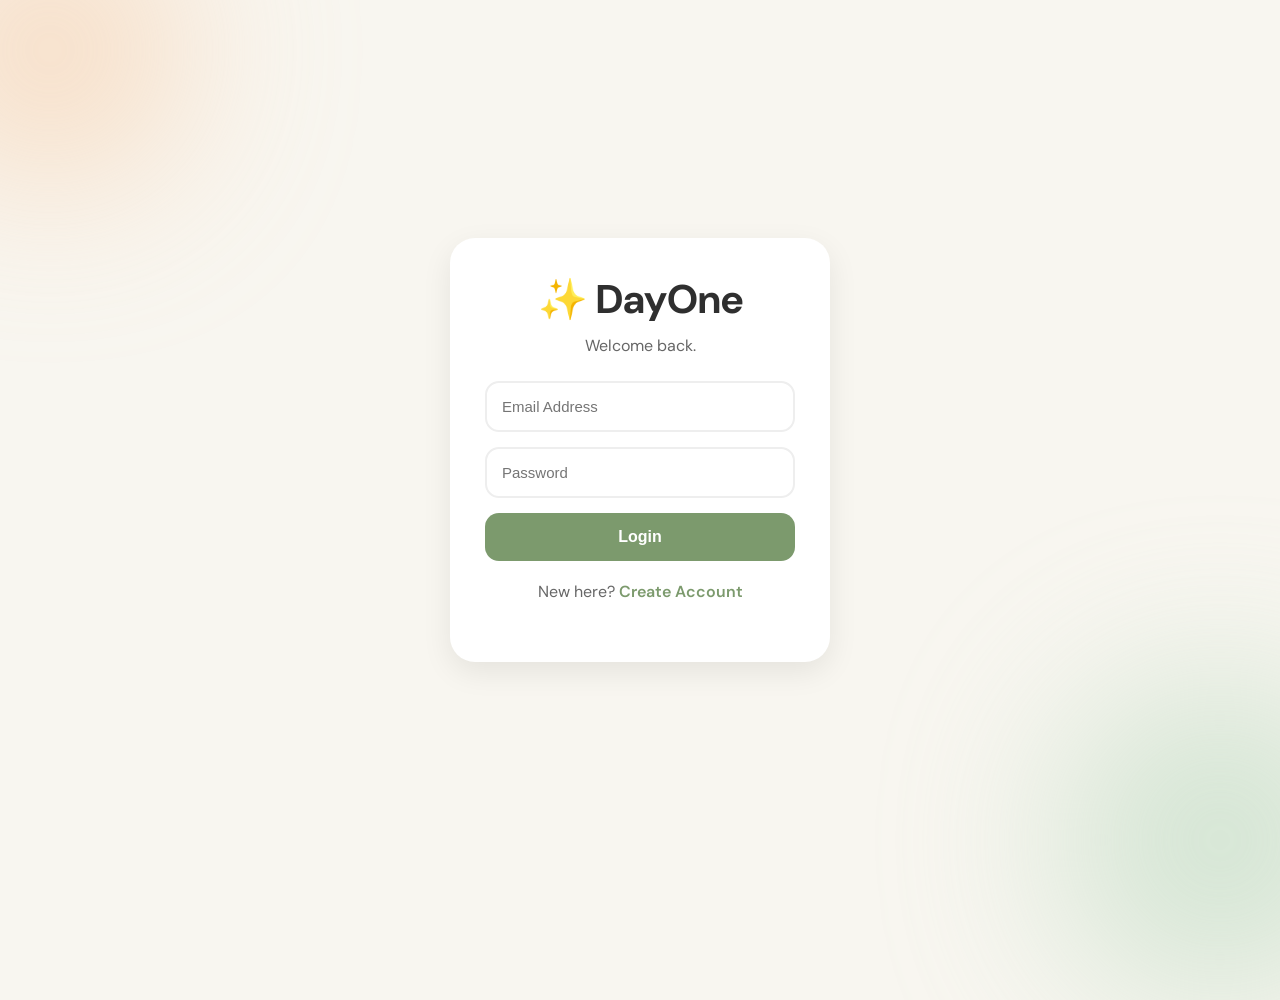
<file: index.html>
<!DOCTYPE html>
<html lang="en">
<head>
<meta charset="UTF-8">
<meta name="viewport" content="width=device-width, initial-scale=1.0">

<title>DayOne | Login</title>

<link rel="stylesheet" href="style.css">

<link href="https://fonts.googleapis.com/css2?family=DM+Sans:wght@400;500;700&display=swap" rel="stylesheet">
</head>

<body>

<div class="blob blob1"></div>
<div class="blob blob2"></div>

<div class="container">

<div class="card">

<h1>✨ DayOne</h1>

<p>Welcome back.</p>

<form id="loginForm">

<input
type="email"
id="loginEmail"
placeholder="Email Address"
>

<input
type="password"
id="loginPassword"
placeholder="Password"
>

<button type="submit">
Login
</button>

</form>

<p class="switch">

New here?

<a href="signup.html">
Create Account
</a>

</p>

</div>

</div>

<script src="script.js"></script>

</body>
</html>
</file>
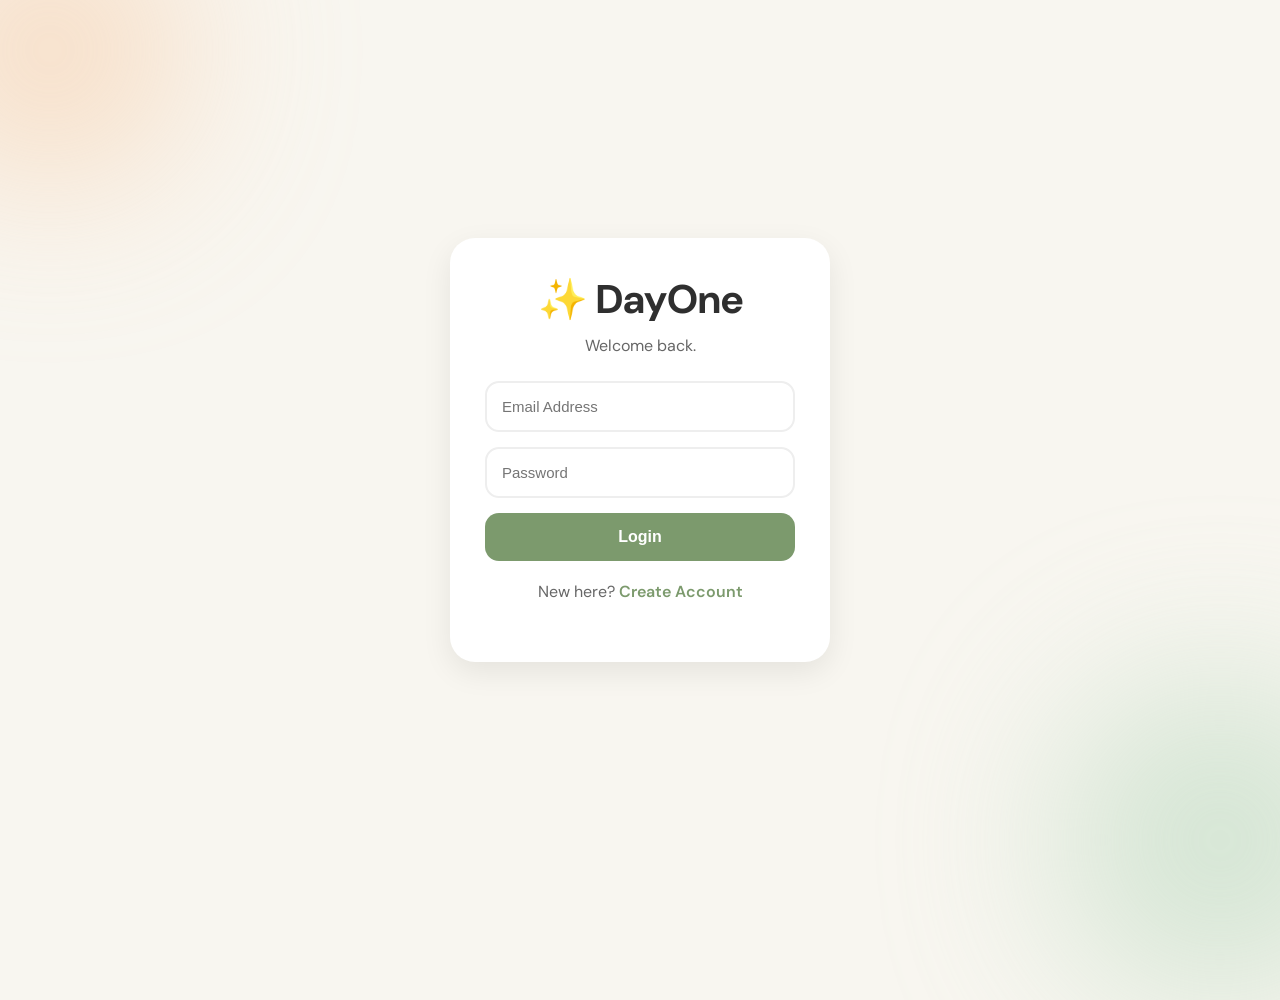
<file: login.html>
<!DOCTYPE html>
<html lang="en">
<head>
<meta charset="UTF-8">
<meta name="viewport" content="width=device-width, initial-scale=1.0">

<title>DayOne | Login</title>

<link rel="stylesheet" href="style.css">

<link href="https://fonts.googleapis.com/css2?family=DM+Sans:wght@400;500;700&display=swap" rel="stylesheet">
</head>

<body>

<div class="blob blob1"></div>
<div class="blob blob2"></div>

<div class="container">

<div class="card">

<h1>✨ DayOne</h1>

<p>Welcome back.</p>

<form id="loginForm">

<input
type="email"
id="loginEmail"
placeholder="Email Address"
>

<input
type="password"
id="loginPassword"
placeholder="Password"
>

<button type="submit">
Login
</button>

</form>

<p class="switch">

New here?

<a href="signup.html">
Create Account
</a>

</p>

</div>

</div>

<script src="script.js"></script>

</body>
</html>
</file>
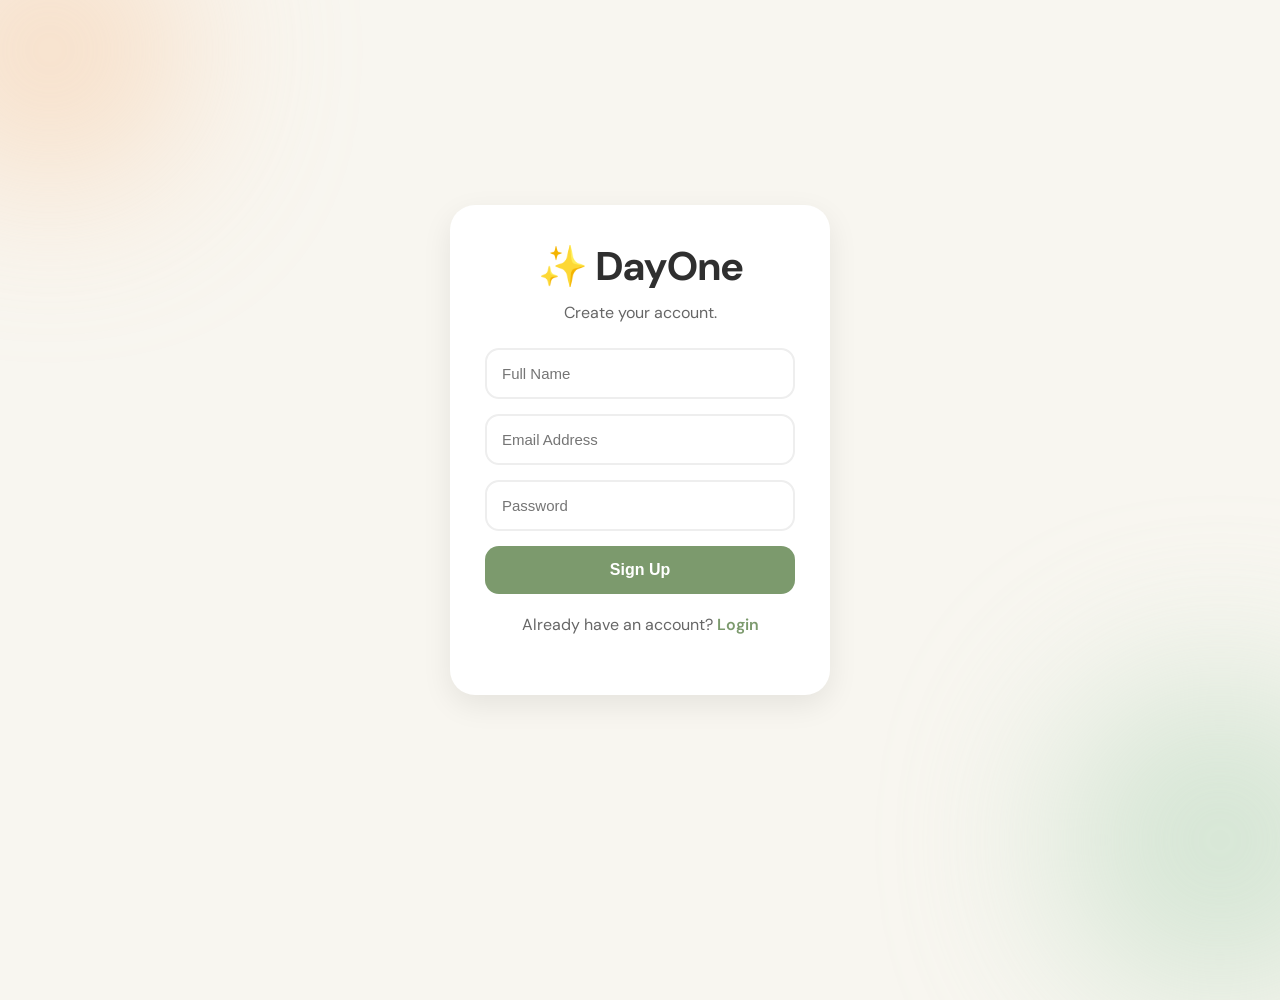
<file: signup.html>
<!DOCTYPE html>
<html lang="en">
<head>
<meta charset="UTF-8">
<meta name="viewport" content="width=device-width, initial-scale=1.0">

<title>DayOne | Sign Up</title>

<link rel="stylesheet" href="style.css">

<link href="https://fonts.googleapis.com/css2?family=DM+Sans:wght@400;500;700&display=swap" rel="stylesheet">
</head>

<body>

<div class="blob blob1"></div>
<div class="blob blob2"></div>

<div class="container">

<div class="card">

<h1>✨ DayOne</h1>

<p>Create your account.</p>

<form id="signupForm">

<input
type="text"
id="signupName"
placeholder="Full Name"
>

<input
type="email"
id="signupEmail"
placeholder="Email Address"
>

<input
type="password"
id="signupPassword"
placeholder="Password"
>

<button type="submit">
Sign Up
</button>

</form>

<p class="switch">

Already have an account?

<a href="login.html">
Login
</a>

</p>

</div>

</div>

<script src="script.js"></script>

</body>
</html>
</file>
<file: style.css>
*{
margin:0;
padding:0;
box-sizing:border-box;
}

body{

font-family:'DM Sans',sans-serif;

height:100vh;

display:flex;
justify-content:center;
align-items:center;

background:#f8f6f0;

overflow:hidden;

position:relative;
}

.blob{

position:absolute;

border-radius:50%;

filter:blur(90px);

opacity:.6;

animation:float 8s ease-in-out infinite;
}

.blob1{

width:260px;
height:260px;

background:#f7c8a0;

top:-80px;
left:-80px;
}

.blob2{

width:320px;
height:320px;

background:#b8d8be;

right:-100px;
bottom:-100px;
}

@keyframes float{

0%{
transform:translateY(0);
}

50%{
transform:translateY(-20px);
}

100%{
transform:translateY(0);
}

}

.card{

width:380px;

background:white;

padding:35px;

border-radius:25px;

box-shadow:
0 10px 30px rgba(0,0,0,.08);

animation:fade .6s ease;
}

@keyframes fade{

from{
opacity:0;
transform:translateY(20px);
}

to{
opacity:1;
transform:translateY(0);
}

}

h1{

text-align:center;

font-size:40px;

margin-bottom:10px;

color:#2f2f2f;
}

.card p{

text-align:center;

margin-bottom:25px;

color:#666;
}

input{

width:100%;

padding:15px;

margin-bottom:15px;

border:2px solid #eee;

border-radius:14px;

font-size:15px;

outline:none;

transition:.3s;
}

input:focus{

border-color:#7c9a6d;
}

button{

width:100%;

padding:15px;

border:none;

border-radius:14px;

background:#7c9a6d;

color:white;

font-size:16px;

font-weight:600;

cursor:pointer;

transition:.3s;
}

button:hover{

background:#6b875d;
}

.switch{

margin-top:20px;
}

.switch a{

text-decoration:none;

color:#7c9a6d;

font-weight:600;
}

@media(max-width:500px){

.card{

width:90%;
}
}
</file>
